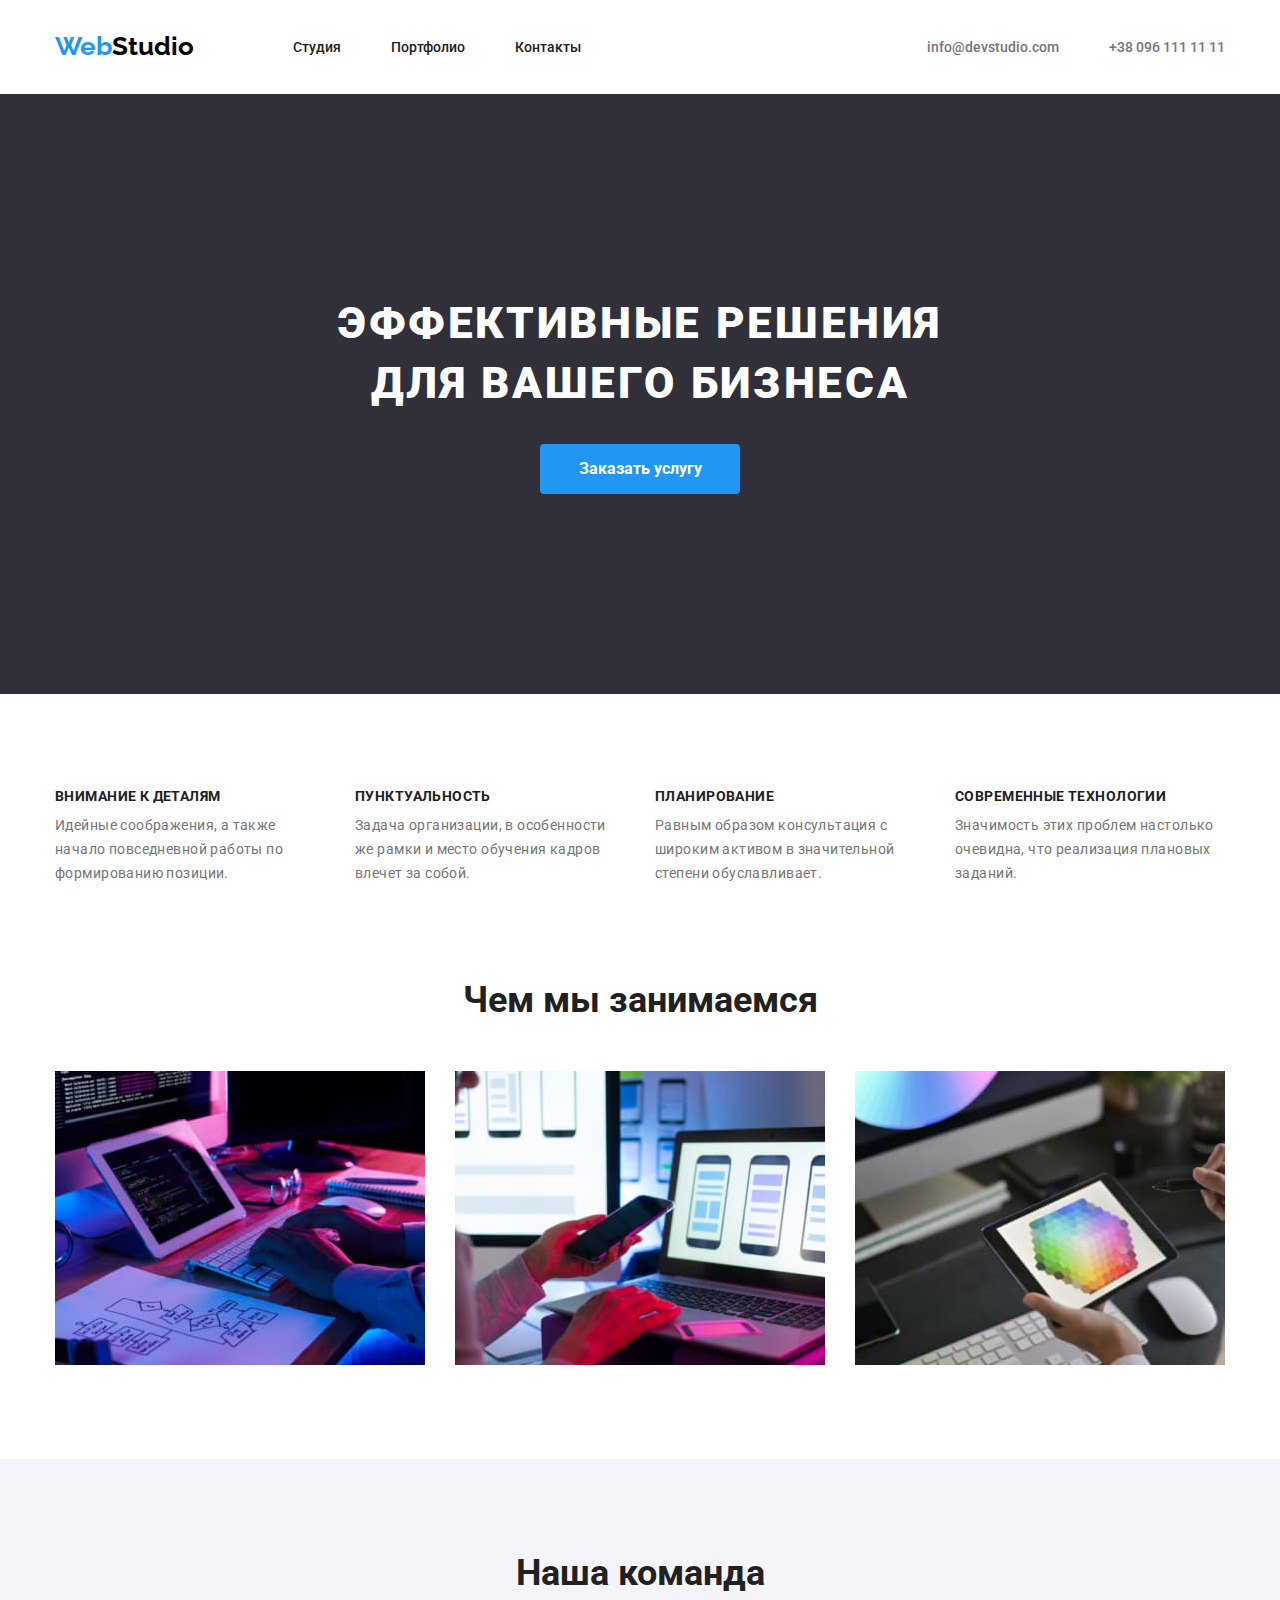
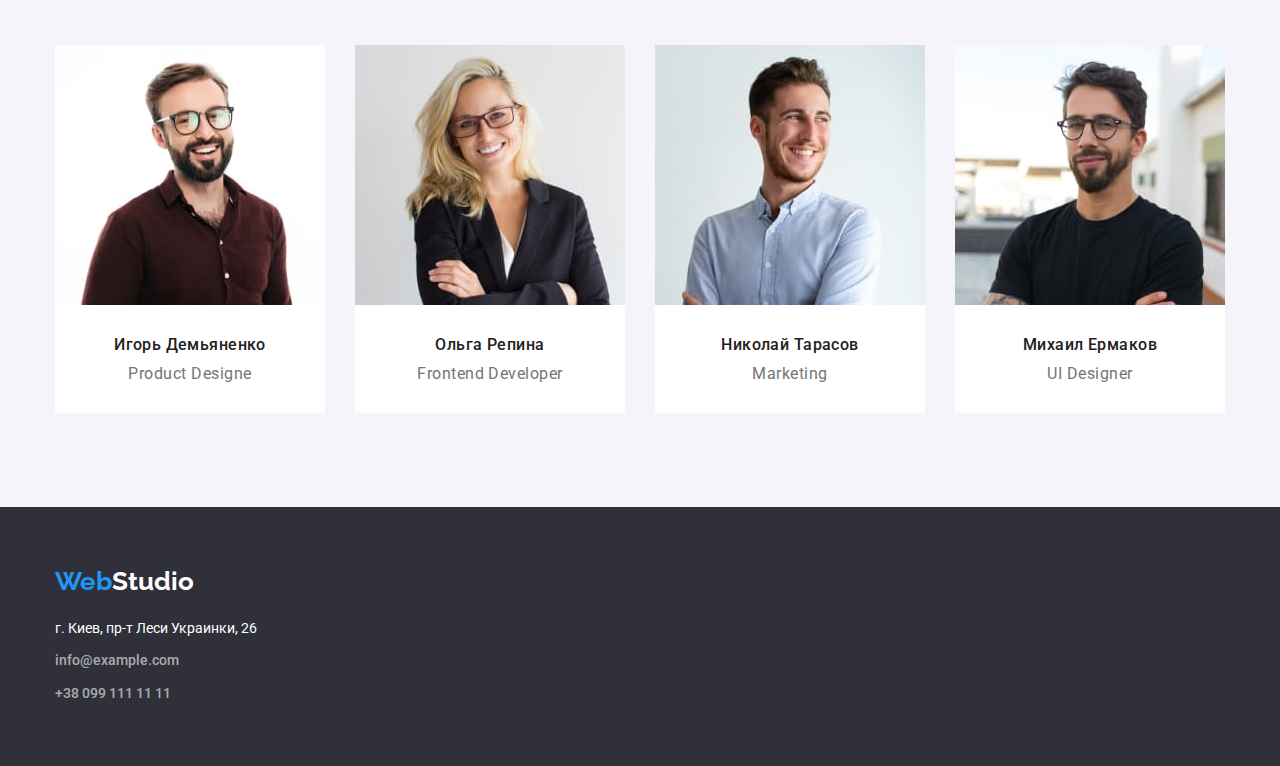
<file: index.html>
<!DOCTYPE html>
<html lang="uk">
  <head>
    <meta charset="UTF-8" />
    <meta http-equiv="X-UA-Compatible" content="IE=edge" />
    <meta name="viewport" content="width=device-width, initial-scale=1.0" />
    <link rel="preconnect" href="https://fonts.googleapis.com" />
    <link rel="preconnect" href="https://fonts.gstatic.com" crossorigin />
    <link
      href="https://fonts.googleapis.com/css2?family=Raleway:wght@700&family=Roboto:wght@400;500;700;900&display=swap"
      rel="stylesheet"
    />
    <link
      rel="stylesheet"
      href="https://cdnjs.cloudflare.com/ajax/libs/modern-normalize/1.1.0/modern-normalize.min.css"
    />
    <link rel="stylesheet" href="./css/styles.css" />

    <title>Студия</title>
  </head>
  <body>
    <header>
      <div class="page-header">
        <nav class="nav-container">
          <a href="/" class="headerlink"> <span class="logotype">Web</span>Studio </a>
          <ul class="navlist list">
            <li class="navlist-item">
              <a href="/" class="nav-link">Студия</a>
            </li>
            <li class="navlist-item">
              <a href="./portfolio.html" class="nav-link">Портфолио</a>
            </li>
            <li class="navlist-item">
              <a href="#" class="nav-link">Контакты</a>
            </li>
          </ul>
        </nav>
        <div class="header-contacts">
          <a href="mailto:info@devstudio.com" class="mail-link">info@devstudio.com</a>
          <a href="tel:+380961111111" class="tel-link">+38 096 111 11 11</a>
        </div>
      </div>
    </header>

    <main class="main">
      <!--section1-->
      <section class="hero">
        <div class="hero-section">
          <h1 class="hero-title">ЭФФЕКТИВНЫЕ РЕШЕНИЯ ДЛЯ ВАШЕГО БИЗНЕСА</h1>
          <button type="button" class="hero-button">Заказать услугу</button>
        </div>
      </section>
      <!--section2-->
      <section class="featuгes">
        <ul class="features-list">
          <li class="featureslist-item">
            <h3>Внимание к деталям</h3>
            <p class="features-text">
              Идейные соображения, а также начало повседневной работы по формированию позиции.
            </p>
          </li>
          <li class="featureslist-item">
            <h3>Пунктуальность</h3>
            <p class="features-text">
              Задача организации, в особенности же рамки и место обучения кадров влечет за собой.
            </p>
          </li>
          <li class="featureslist-item">
            <h3>Планирование</h3>
            <p class="features-text">
              Равным образом консультация с широким активом в значительной степени обуславливает.
            </p>
          </li>
          <li class="featureslist-item">
            <h3>Современные технологии</h3>
            <p class="features-text">
              Значимость этих проблем настолько очевидна, что реализация плановых заданий.
            </p>
          </li>
        </ul>

        <div class="servises-container">
          <h2 class="features-title">Чем мы занимаемся</h2>
          <ul class="servis-list list">
            <li class="servislist-item">
              <img src="./images/code.jpg" alt="Верстка макета" width="370" />
            </li>
            <li class="servislist-item">
              <img
                src="./images/adaptive.jpg"
                alt="Кроссбраузерная оптимизация сайта"
                width="370"
              />
            </li>
            <li class="servislist-item">
              <img src="./images/design.jpg" alt="Подбор цветов для дизайна сайта" width="370" />
            </li>
          </ul>
        </div>
      </section>
      <!--section4-->
      <section class="team">
        <div class="team-container">
          <h2>Наша команда</h2>
          <ul class="team-list list">
            <li class="teamlist-item">
              <img src="./images/igor.jpg" alt="фото Игоря Демьяненко" width="270" />
              <div class="item-data">
                <h3>Игорь Демьяненко</h3>
                <p>Product Designe</p>
              </div>
            </li>
            <li class="teamlist-item">
              <img src="./images/olga.jpg" alt="фото Ольги Репиной" width="270" />
              <div class="item-data">
                <h3>Ольга Репина</h3>
                <p>Frontend Developer</p>
              </div>
            </li>
            <li class="teamlist-item">
              <img src="./images/nikolay.jpg" alt="фото николая Тарасова" width="270" />
              <div class="item-data">
                <h3>Николай Тарасов</h3>
                <p>Marketing</p>
              </div>
            </li>
            <li class="teamlist-item">
              <img src="./images/mikhail.jpg" alt="фото Михаила Ермакова" width="270" />
              <div class="item-data">
                <h3>Михаил Ермаков</h3>
                <p>UI Designer</p>
              </div>
            </li>
          </ul>
        </div>
      </section>
    </main>
    <footer>
      <div class="footer-container">
        <a href="/" class="footerlink">
          <span class="logotype-footer">Web</span><span class="footer-logo"> Studio</span></a
        >
        <address class="contacts">
          <p>г. Киев, пр-т Леси Украинки, 26</p>
          <a href="mailto:info@example.com" class="mail-link-footer">info@example.com</a>
          <a href="tel:+380991111111" class="tel-footer">+38 099 111 11 11</a>
        </address>
      </div>
    </footer>
  </body>
</html>
</file>
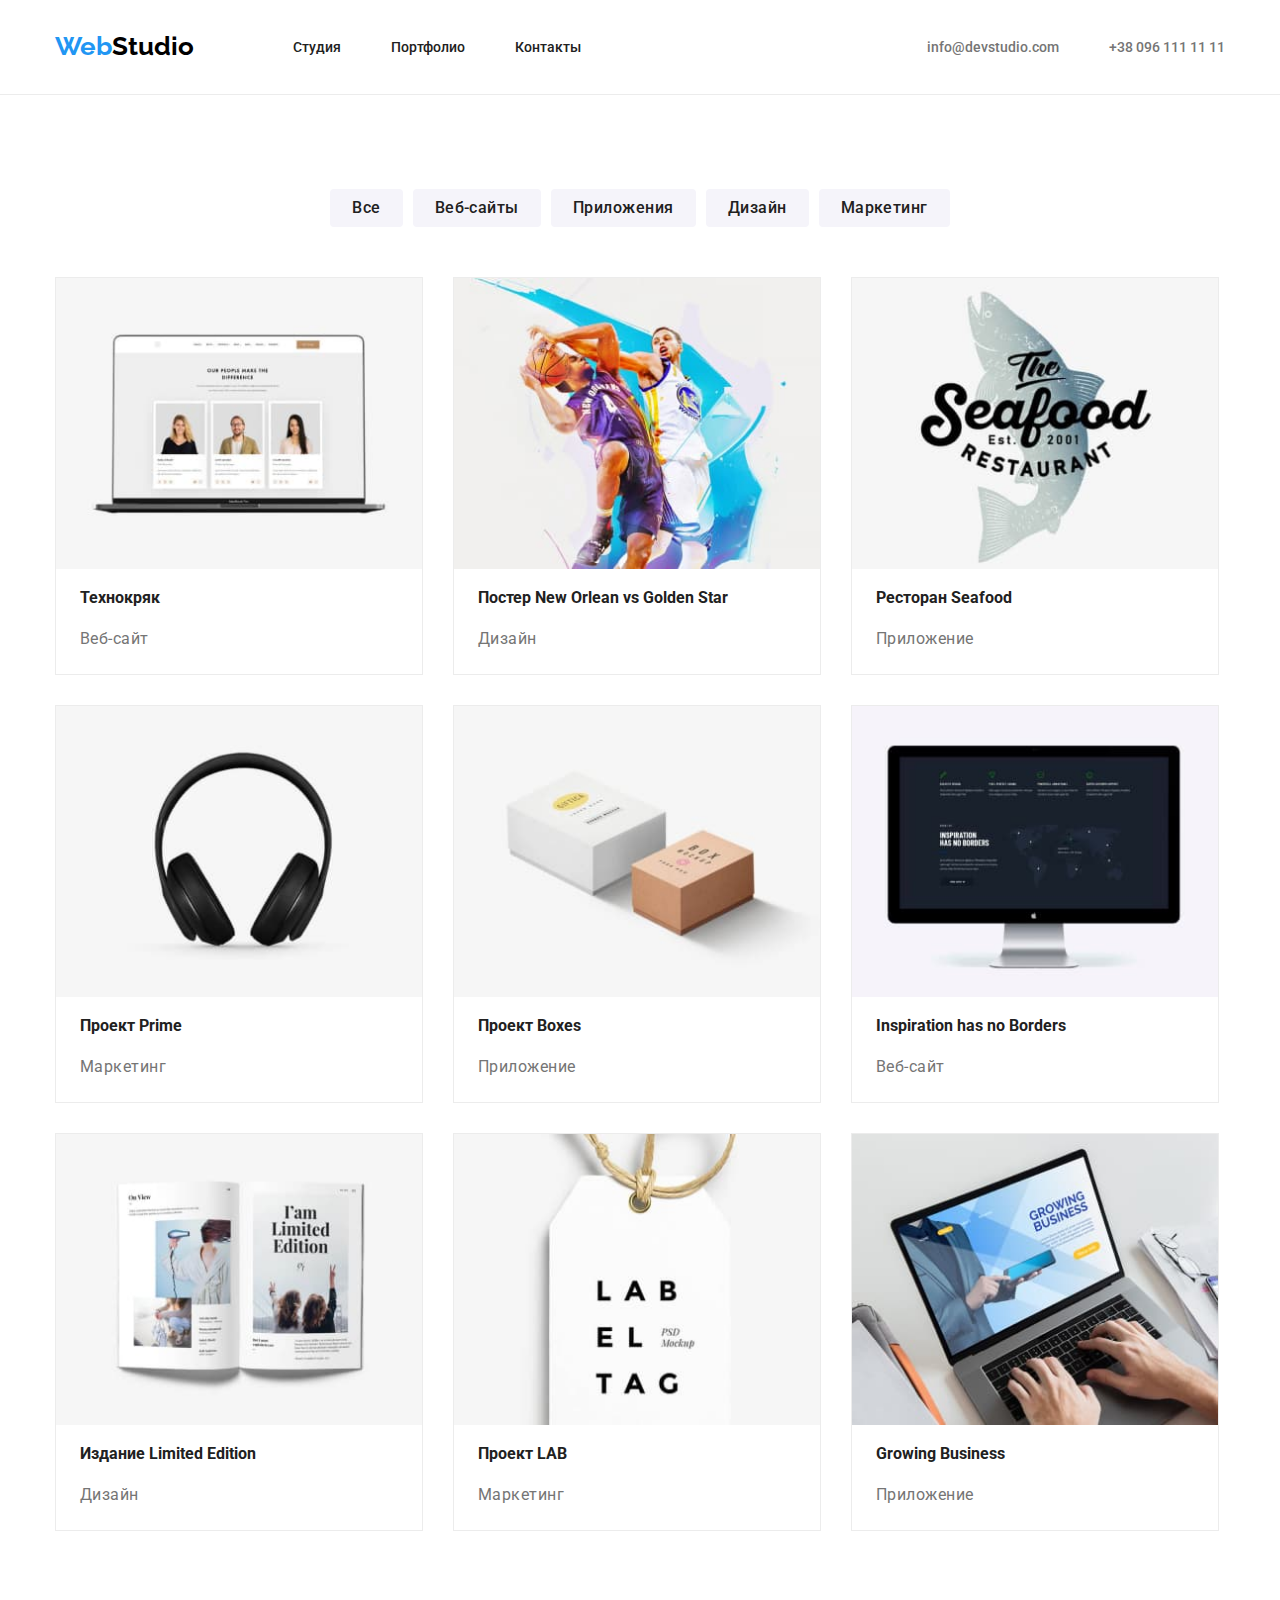
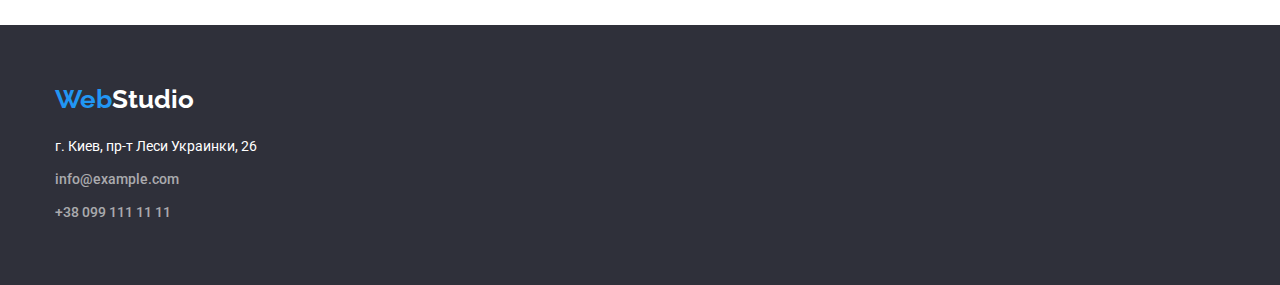
<file: portfolio.html>
<!DOCTYPE html>
<html lang="uk">
  <head>
    <meta charset="UTF-8" />
    <meta http-equiv="X-UA-Compatible" content="IE=edge" />
    <meta name="viewport" content="width=device-width, initial-scale=1.0" />
    <link rel="preconnect" href="https://fonts.googleapis.com" />
    <link rel="preconnect" href="https://fonts.gstatic.com" crossorigin />
    <link
      href="https://fonts.googleapis.com/css2?family=Raleway:wght@700&family=Roboto:wght@400;500;700;900&display=swap"
      rel="stylesheet"
    />
    <link
      rel="stylesheet"
      href="https://cdnjs.cloudflare.com/ajax/libs/modern-normalize/1.1.0/modern-normalize.min.css"
    />
    <link rel="stylesheet" href="./css/styles.css" />
    <title>Портфоліо</title>
  </head>
  <body>
    <header class="portfolio">
      <div class="page-header-portfolio">
        <nav class="nav-container-portfolio">
          <a href="/" class="headerlink-portfolio"> <span class="logotype">Web</span>Studio </a>
          <ul class="navlist list">
            <li class="navlist-item">
              <a href="./index.html" class="nav-link">Студия</a>
            </li>
            <li class="navlist-item">
              <a href="./portfolio.html" class="nav-link">Портфолио</a>
            </li>
            <li class="navlist-item">
              <a href="#" class="nav-link">Контакты</a>
            </li>
          </ul>
        </nav>
        <div class="header-contacts-portfolio">
          <a href="mailto:info@devstudio.com" class="mail-link">info@devstudio.com</a>
          <a href="tel:+380961111111" class="tel-link">+38 096 111 11 11</a>
        </div>
      </div>
    </header>
    <!--sections-->
    <section class="works">
      <div class="work-examples">
        <ul class="button-list list">
          <li class="button-item"><button type="button" class="navbutton">Все</button></li>
          <li class="button-item"><button type="button" class="navbutton">Веб-сайты</button></li>
          <li class="button-item"><button type="button" class="navbutton">Приложения</button></li>
          <li class="button-item"><button type="button" class="navbutton">Дизайн</button></li>
          <li class="button-item"><button type="button" class="navbutton">Маркетинг</button></li>
        </ul>

        <ul class="example-list list">
          <li class="example-items">
            <img src="./images/tehnokrack.jpg" alt="Комп'ютер із веб сторінкою" width="368" />
            <div class="item-title">
              <h3>Технокряк</h3>
              <p>Веб-сайт</p>
            </div>
          </li>
          <li class="example-items">
            <img src="./images/neworlean.jpg" alt="Постер з баскетболістами" width="368" />
            <div class="item-title">
              <h3>Постер New Orlean vs Golden Star</h3>
              <p>Дизайн</p>
            </div>
          </li>
          <li class="example-items">
            <img
              src="./images/seafood.jpg"
              alt="Логотип та назва для ресторану морепродуктів"
              width="368"
            />
            <div class="item-title">
              <h3>Ресторан Seafood</h3>
              <p>Приложение</p>
            </div>
          </li>
          <li class="example-items">
            <img src="./images/prime.jpg" alt="Навушники" width="368" />
            <div class="item-title">
              <h3>Проект Prime</h3>
              <p>Маркетинг</p>
            </div>
          </li>
          <li class="example-items">
            <img src="./images/boxes.jpg" alt="Коробки" width="368" />
            <div class="item-title">
              <h3>Проект Boxes</h3>
              <p>Приложение</p>
            </div>
          </li>
          <li class="example-items">
            <img
              src="./images/inspiration.jpg"
              alt="Монітор з зображенням мапи на екрані"
              width="368"
            />
            <div class="item-title">
              <h3>Inspiration has no Borders</h3>
              <p>Веб-сайт</p>
            </div>
          </li>
          <li class="example-items">
            <img src="./images/limited.jpg" alt="Глянцевий журнал" width="368" />
            <div class="item-title">
              <h3>Издание Limited Edition</h3>
              <p>Дизайн</p>
            </div>
          </li>
          <li class="example-items">
            <img src="./images/lab.jpg" alt="Етикетка з написом LABEL TAG" width="368" />
            <div class="item-title">
              <h3>Проект LAB</h3>
              <p>Маркетинг</p>
            </div>
          </li>
          <li class="example-items">
            <img
              src="./images/growingbusiness.jpg"
              alt="Руки людини, яка працює на комп'ютері"
              width="368"
            />
            <div class="item-title">
              <h3>Growing Business</h3>
              <p>Приложение</p>
            </div>
          </li>
        </ul>
      </div>
    </section>

    <footer>
      <div class="footer-container">
        <a href="/" class="footerlink">
          <span class="logotype-footer">Web</span><span class="footer-logo"> Studio</span></a
        >
        <address class="contacts">
          <p>г. Киев, пр-т Леси Украинки, 26</p>
          <a href="mailto:info@example.com" class="mail-link-footer">info@example.com</a>
          <a href="tel:+380991111111" class="tel-footer">+38 099 111 11 11</a>
        </address>
      </div>
    </footer>
  </body>
</html>
</file>
<file: css/styles.css>
/*normalize*/

/*root*/
:root {
    --backgroundcolor-primary: #fff;
    --color-accent: #2196f3;
    --primary-text-color: #212121;
    --accent-text-color: #fff;
    --font-family-primary: 'Roboto', sans-serif;
    --font-family-logo: 'Raleway', sans-serif;
    --button-color: #f5f4fA; 
    --primary-line-height: 1,17;
}
/* Base */

html {
    box-sizing: border-box;
    scroll-behavior: smooth;
}

*,
*::after,
*::before {
    box-sizing: inherit;
}
/*body*/
body {
    background-color: var(--backgroundcolor-primary);
    color: var(--primary-text-color);
    font-family: var(--font-family-primary);
    font-weight: 400;
    font-size: 14px;
    line-height: var(--primary-line-height);
   }
   h1,
   h2,
   h3,
   h4,
   h5,
   h6,
   p {
    margin-top: 0;
   }
   .list {
       list-style: none;
       padding-left: 0;
       margin: 0;
   }
   .link {
       text-decoration: none;
       color: inherit;
   }
   img {
       display: block;
       max-width: 100%;
       height: auto;
   }
   address {
       font-style: normal;
   }

   h2 {
    font-weight: 700;
    font-size: 36px;
    text-align: center;
   }
    /* .container {
    outline: 1px solid  tomato;
    }  */
   
   header {
    padding: 32px 0;
   }
   .portfolio {
    padding: 32px 0;
    border-bottom: 1px solid #ececec;
   }
   
   .page-header {
    display: flex;
    width: 1200px;
    margin: 0 auto;
    padding: 0 15px;
   }
   .page-header-portfolio {
    display: flex;
    width: 1200px;
    margin: 0 auto;
    padding: 0 15px;
    
   }
     
   /*nav*/
   .nav-container {
    display: flex;
    justify-content: space-between;
    align-items: center;
    
    
   }
   .nav-container-portfolio {
    display: flex;
    justify-content: space-between;
    align-items: center;
    
     
   }
    /*logo*/
    .headerlink {
    display: flex;
    width: 145px;
    font-family: var(--font-family-logo);
    font-size: 26px;
    font-weight: 700;
    line-height: var(--primary-line-height);
    color: #000;
    text-decoration: none;
    }
    .headerlink-portfolio {
        display: flex;
        width: 145px;
        font-family: var(--font-family-logo);
        font-size: 26px;
        font-weight: 700;
        line-height: var(--primary-line-height);
        color: #000;
        text-decoration: none;
        }
    
    .logotype {
    display: flex;
    color: var(--color-accent);
    }
    .navlist {
    display: flex;
    list-style: none;
    margin-left: 93px;
    /* margin-top: 0; */
    padding: 0;
}


.navlist-item:not(:last-child) {
    margin-right: 50px;

}
   .nav-link {
    display: flex;
    font-family: var(--font-family-primary);
    font-size: 14px;
    font-weight: 500;
    line-height: var(--primary-line-height);
    color: var(--primary-text-color);
    text-decoration: none; 
   }
   .nav-link:active,
   .nav-link:hover,
   .nav-link:focus {
   color: var(--color-accent);
   
   }
   .header-contacts {
    display: flex;
   justify-content: center;
   align-items: center;
   margin-left: auto;
   }
   .header-contacts-portfolio {
    display: flex;
   justify-content: center;
   align-items: center;
   margin-left: auto;
   }
    
    
   
   
   .mail-link {
    display: block;
    margin-right: 50px;
    font-family: var(--font-family-primary);
    font-size: 14px;
    font-weight: 500;
    line-height: var(--primary-line-height);
    color: #757575;
    text-decoration: none;
   }
   .mail-link:hover,
   .mail-link:active,
   .mail-link:focus {
   color: var(--color-accent)
   }
   .tel-link {
    display: block;
    margin: 0;
    font-family: var(--font-family-primary);
    font-size: 14px;
    font-weight: 500;
    line-height: var(--primary-line-height);
    color: #757575;
    text-decoration: none;
   }
   .tel-link:hover,
   .tel-link:focus {
    color: var(--color-accent)
   }

/* Hero */
   .hero {
    height: 600px;
    background-color: #2f303a; 
    padding-top: 200px;
    padding-bottom: 200px;
   }
   .hero-section {

    width: 1200px;
    
    justify-content: center;
    align-items: center;
    
    background-color: #2f303a;
    text-align: center;
    margin: 0 auto;
     
   }
   .hero-title {
    margin: auto;
    width: 696px;
    margin-bottom: 30px;
    color: var(--accent-text-color);
        font-family: var(--font-family-primary);
        font-style: normal;
        font-weight: 900;
        font-size: 44px;
        line-height: 1.36;
        letter-spacing: 0.06em;
        text-align: center;

   }
   .hero-button {
    display: block;
    margin: 0 auto;
    border: 0;
    border-radius: 4px;
    background-color: var(--color-accent);
    color: var(--accent-text-color);
    font-family: var(--font-family-primary);
    font-style: normal; 
    font-weight: 700;
    font-size: 16px;
    line-height: 1.88;
    cursor: pointer;
    text-align: center;
    min-width: 200px;
    min-height: 50px;
    padding: 10px;
   }
   /*features*/   
  
   .featuгes {

    padding-top: 94px;
    padding-bottom: 94px;
   }
   
   .features-list {
    display: flex;
    justify-content: space-between;
    width: 1200px;
    list-style: none;
    margin: 0 auto;
    padding: 0 15px;
    margin-bottom: 94px;
   }
   .features-list h3 {
    display: inline-block;
    margin-bottom: 10px;
    font-weight: 700;
    font-size: 14px;
    letter-spacing: 0.03em;
    text-transform: uppercase;
    
   }
   .featureslist-item {
    display: block;
    width: 270px;

   }
   .features-text {
    font-family: var(--font-family-primary);
    font-weight: 400;
    font-size: 14px;
    color: #757575;
    line-height: 1.71;
    letter-spacing: 0.03em;
    margin: 0;
   }
   .servises {
   padding-bottom: 94px; 
   } 
   

   .servises-container{
   display: flex;
   flex-wrap: wrap;
   justify-content: center;
   width: 1200px;
   padding: 0 15px ;
   margin: 0 auto;
   background-color: var(--backgroundcolor-primary);
   }
   
   .features-title {
margin-bottom: 50px;
   
   }
   .servis-list {
    display: flex;
    justify-content: center;
    padding: 0;
    margin-bottom: 0;
    list-style: none;
   }
   .servislist-item {
    margin-right: 30px;
    margin-bottom: 0;
   }
   .servislist-item:nth-child(3n) {
    margin-right: 0px;
   }
   /* team */
   .team {
    padding-top: 94px;
    padding-bottom: 94px;
    background-color: #f5f4fa;
   }
   .team-container {
  display: flex;
  justify-content: center;
  flex-wrap: wrap;
  width: 1200px;
  margin: 0 auto;
  padding-right: 15px; 
  padding-left: 15px;
      
   }
   .team-container h2 {
    margin-bottom: 50px;
   }
   .team-list {
    display: flex;
    justify-content: center;
    padding: 0;
    margin: 0 auto;
    width: 1170px;
    text-align: center;
    list-style: none;
    line-height: 1.19;
    letter-spacing: 0.03em;
    
   }
   .item-data {
    padding-top: 30px;
    padding-bottom: 30px;
    background-color: var(--backgroundcolor-primary);
   }
   .item-data h3 {
    margin-top: 0px;
    margin-bottom: 10px;
   
   }
   
   .team-list p {
    margin: 0;
    color: #757575;
    font-size: 16px;
    line-height: 1.19;
    letter-spacing: 0.03em;
   }
   .teamlist-item {
    margin-right: 30px;
   } 
   
   .teamlist-item:nth-child(4n) {
    margin-right: 0;
   }
   

 .team-list h3 {
    font-weight: 500;
    font-size: 16px;
}
footer {
background-color: #2f303a;
padding-top: 60px;
padding-bottom: 60px;
}
.footer-container {
    width: 1200px;
    
    padding-right: 15px;
   
    padding-left: 15px;
    margin: 0 auto;
    
    background-color: #2f303a;
}
.logotype-footer {
    display: inline-block;
    padding: 0;
    margin: 0;
color: var(--color-accent);
}
.footerlink {
    display: inline-block;
    font-family: var(--font-family-logo);
    margin-bottom: 20px;
        font-size: 26px;
        font-weight: 700;
        line-height: var(--primary-line-height);
        color: #000;
        text-decoration: none;
}
.footer-logo {
    display: inline-block;
    padding: 0;
    margin: 0;
    color: var(--accent-text-color);
    font-family: var(--font-family-logo);
    font-size: 26px;
    font-weight: 700;
    line-height: var(--primary-line-height);
}
.contacts {
    display: block;
    font-style: normal;
    line-height: 1.71;
    color: var(--accent-text-color);
}
.contacts a {
       text-decoration: none;
    color: rgba(255, 255, 255, 0.6);
}
.mail-link-footer {
display: block;
margin-bottom: 9px;
font-family: var(--font-family-primary);
font-size: 14px;
font-weight: 500;
line-height: var(--primary-line-height);
color: #757575;
text-decoration: none;
}

.mail-link-footer:hover,
.mail-link-footer:active,
.mail-link-footer:focus {
    color: var(--color-accent)
}
.tel-footer {
display: block;
font-family: var(--font-family-primary);
font-size: 14px;
font-weight: 500;
line-height: var(--primary-line-height);
color: #757575;
text-decoration: none;
}

.tel-footer:hover,
.tel-footer:focus {
    color: var(--color-accent)
}
/* Portfolio */
.works {
    padding-top: 94px;
    padding-bottom: 94px;
}
.work-examples {
display: flex;
flex-wrap: wrap;
justify-content: center;
width: 1200px;
padding-right: 15px;
padding-left: 15px;
margin: 0 auto;

}



.example-list {
    list-style: none;
    margin-bottom: 0;
}
.example-items {
width: 368px;
margin-right: 30px;
margin-bottom: 30px;
border: 1px solid;
border-color:  #ececec;
}
.example-items:nth-child(3n) {
    margin-right: 0;
    
}
.example-items:nth-last-child(-n+3) {
margin-bottom: 0;
}
.item-title {
padding: 20px 24px;   

}

.examples h3 {
font-weight: 700;    
font-size: 18px;  
line-height: 2;
letter-spacing: 0.06em;
margin-top: 0;
margin-bottom: 4px;
}
.contacts p {
    margin-top: 0;
    margin-right: 0;
    margin-bottom: 9px;
    margin-left: 0;
}
.example-items p {
margin: 0;

    color: #757575;
    font-size: 16px;
    line-height: 1.88;
    letter-spacing: 0.03em;
}
.example-list {
    display: flex;
    flex-wrap: wrap;
    margin-top:  0;
    padding: 0;
   
}
/*button*/
/* button::-moz-focus-inner {


} */

.button-list  {
    display: flex;
    min-width: 611px;
    margin: 0 auto;
    margin-bottom: 50px;
    align-items: center;
    list-style: none;
    height: 38px;
    padding-left: 0;
}

.button-list>.button-item:not(:last-child) {
    margin-right: 10px;
    
}
.button-item {
border-color: #fff;
}
.navbutton {
    height: 38px;
    color: var(--primary-text-color);
    background-color: var(--button-color);
    cursor: pointer;
    border-radius: 4px;
    border: 0;
    font-family: var(--font-family-primary);
    font-weight: 500;
    font-size: 16px;
    line-height: 1.63;
    letter-spacing: 0.03em;
    margin: 0;
    padding: 6px 22px;

}

.navbutton:active {
    color: var(--accent-text-color);
    background-color: var(--color-accent);
}

.navbutton:hover {
    color: var(--accent-text-color);
    background-color: var(--color-accent);
}
</file>
